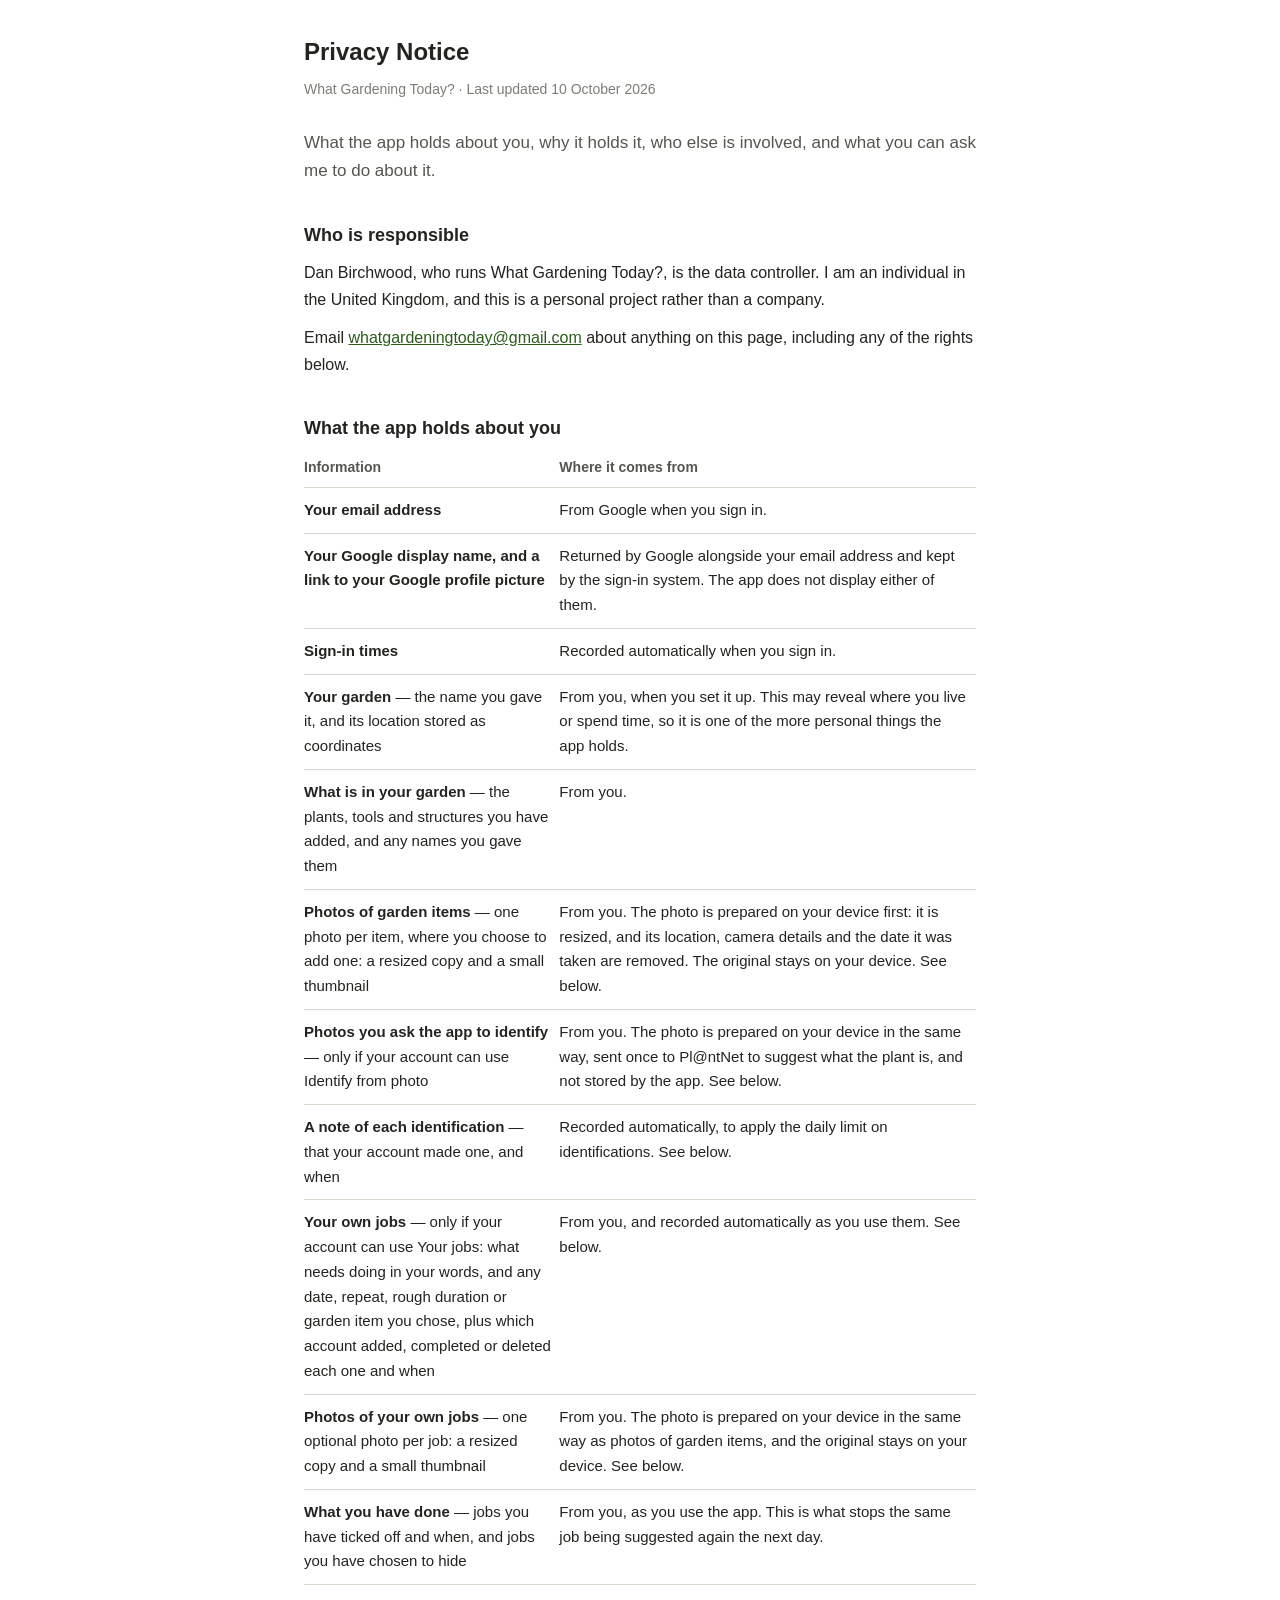
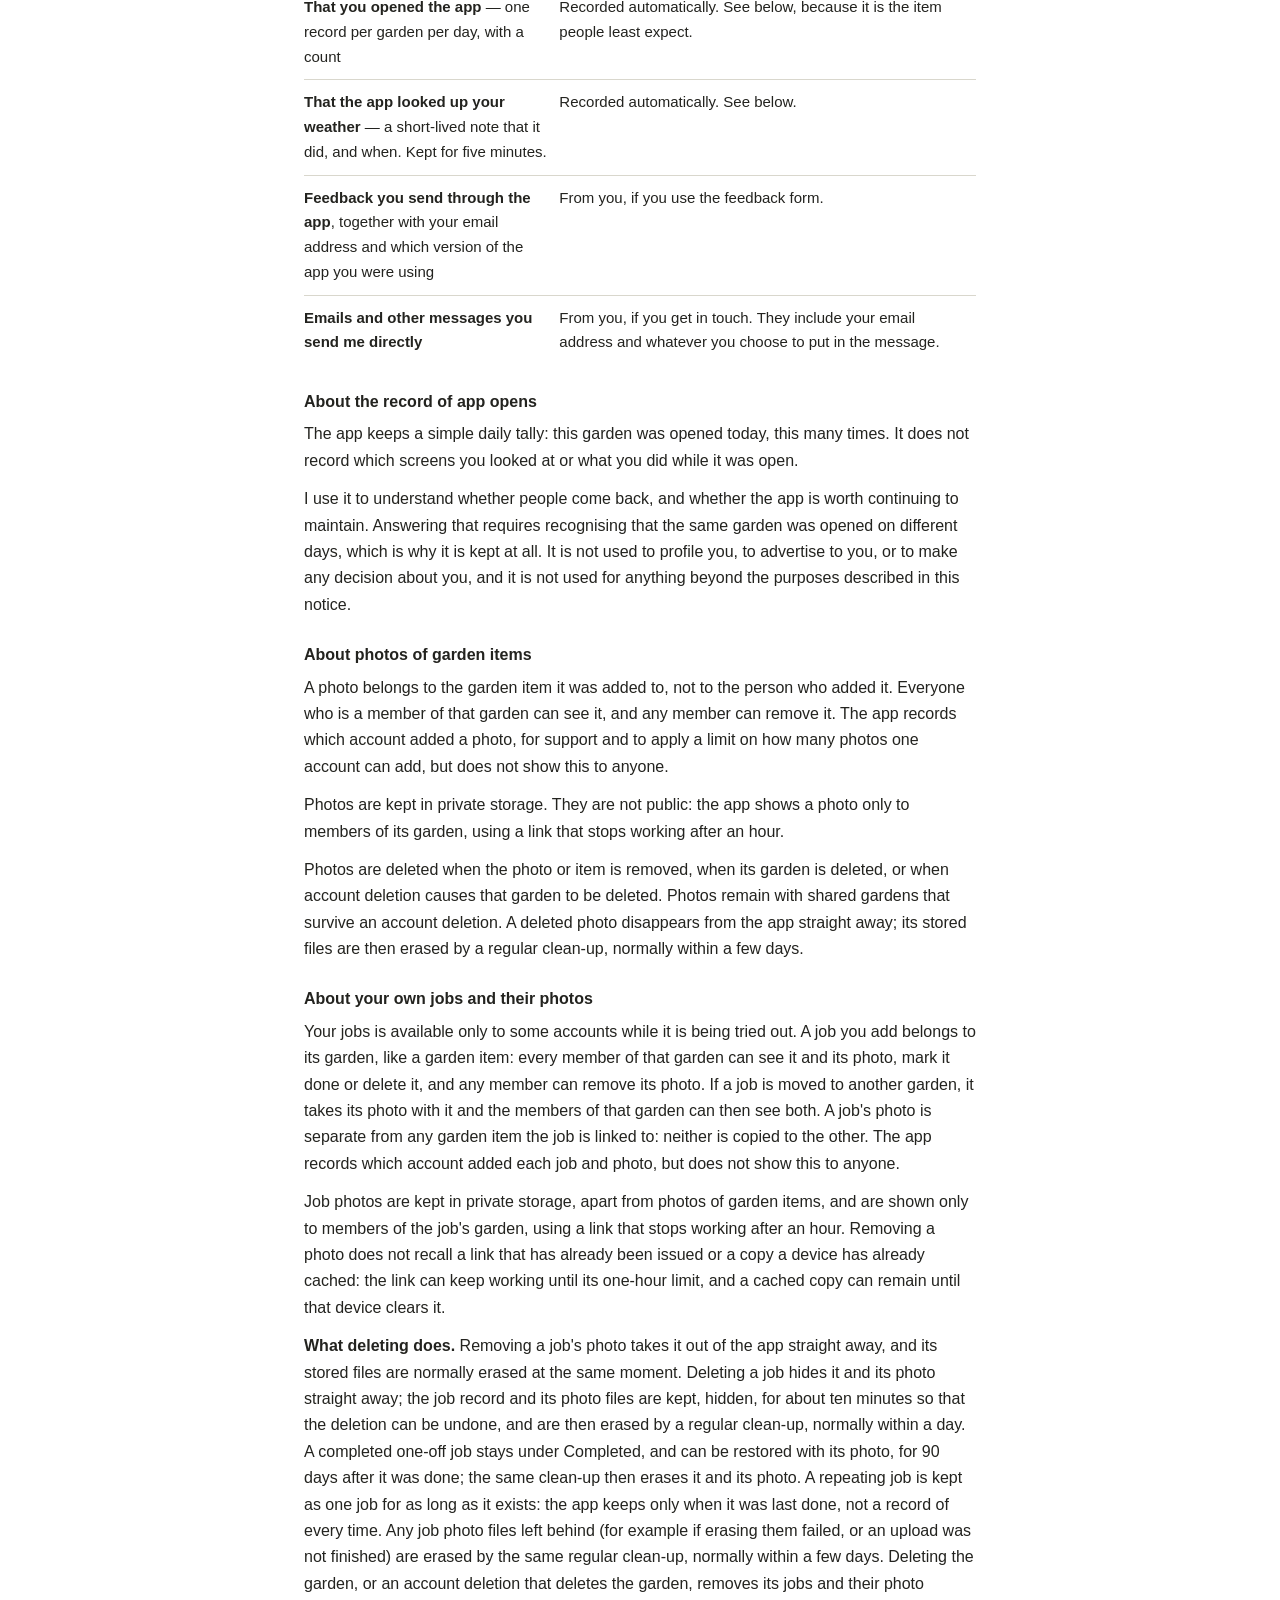
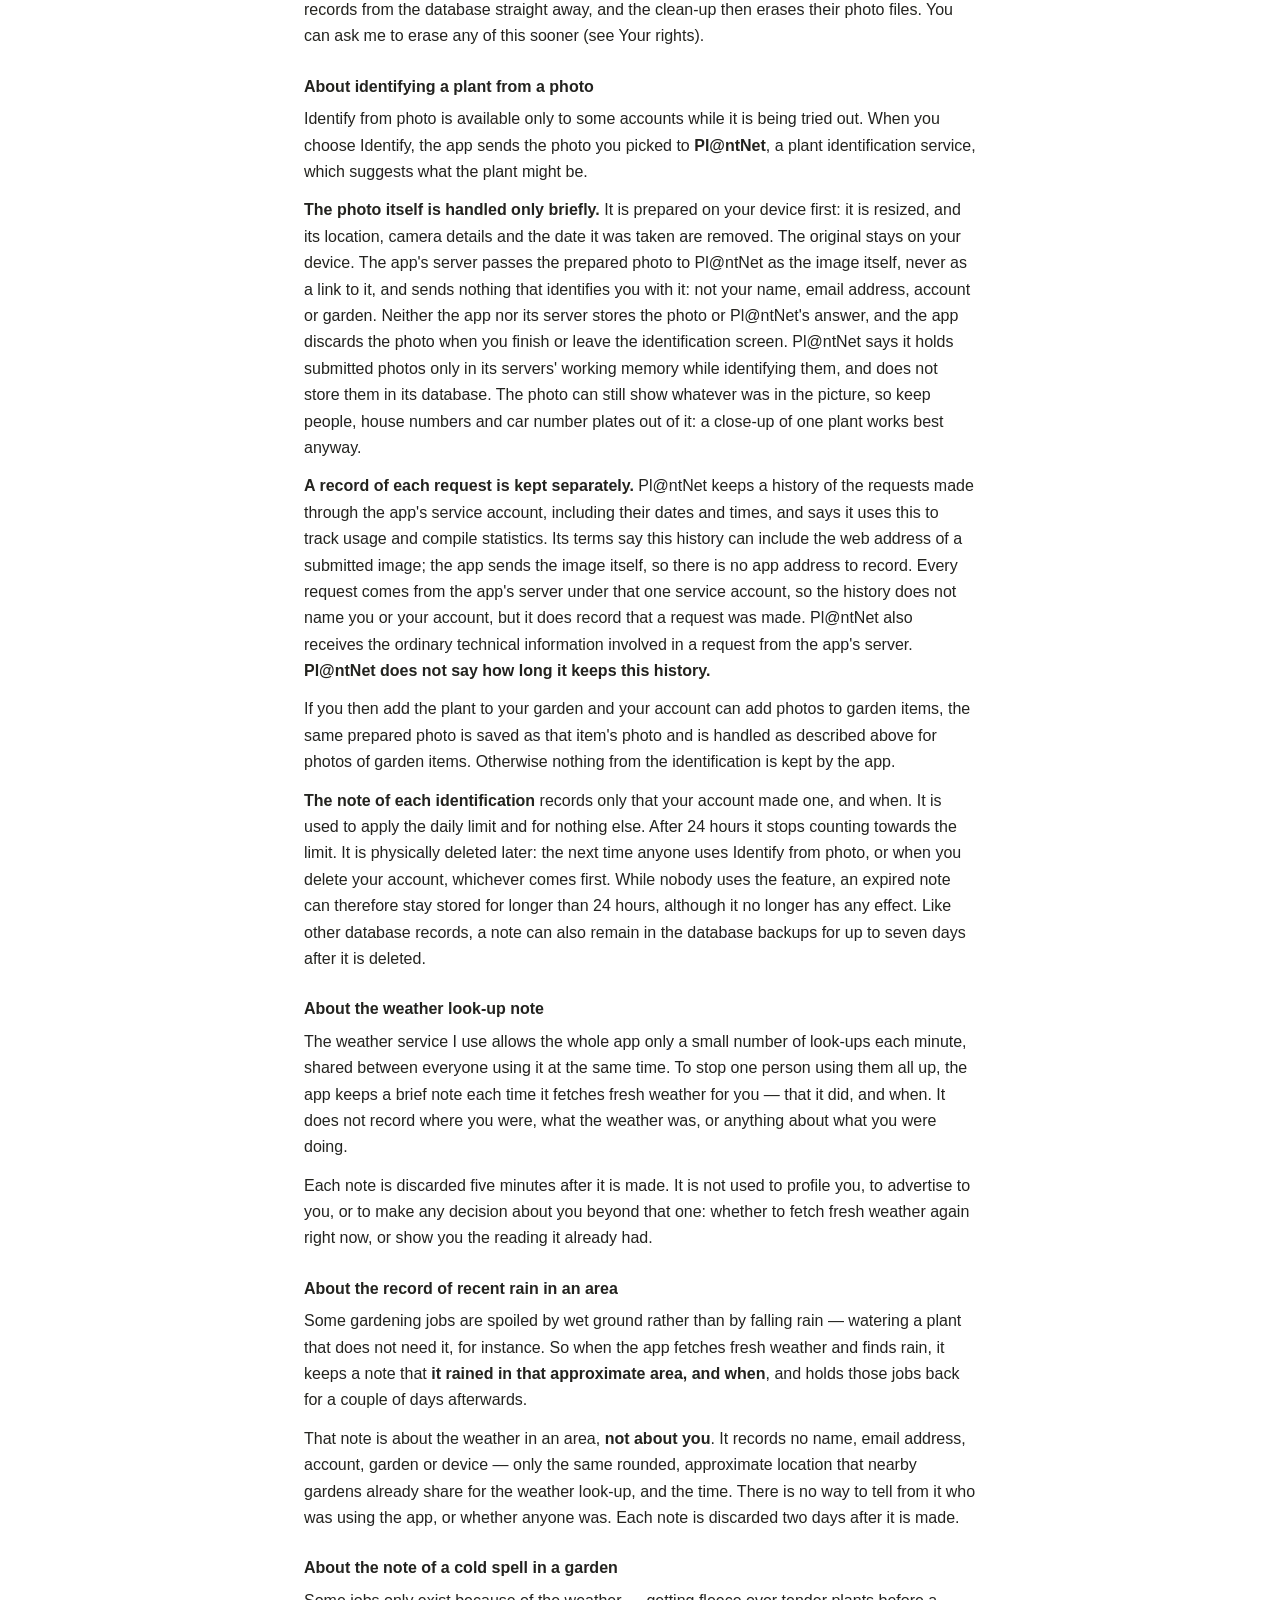
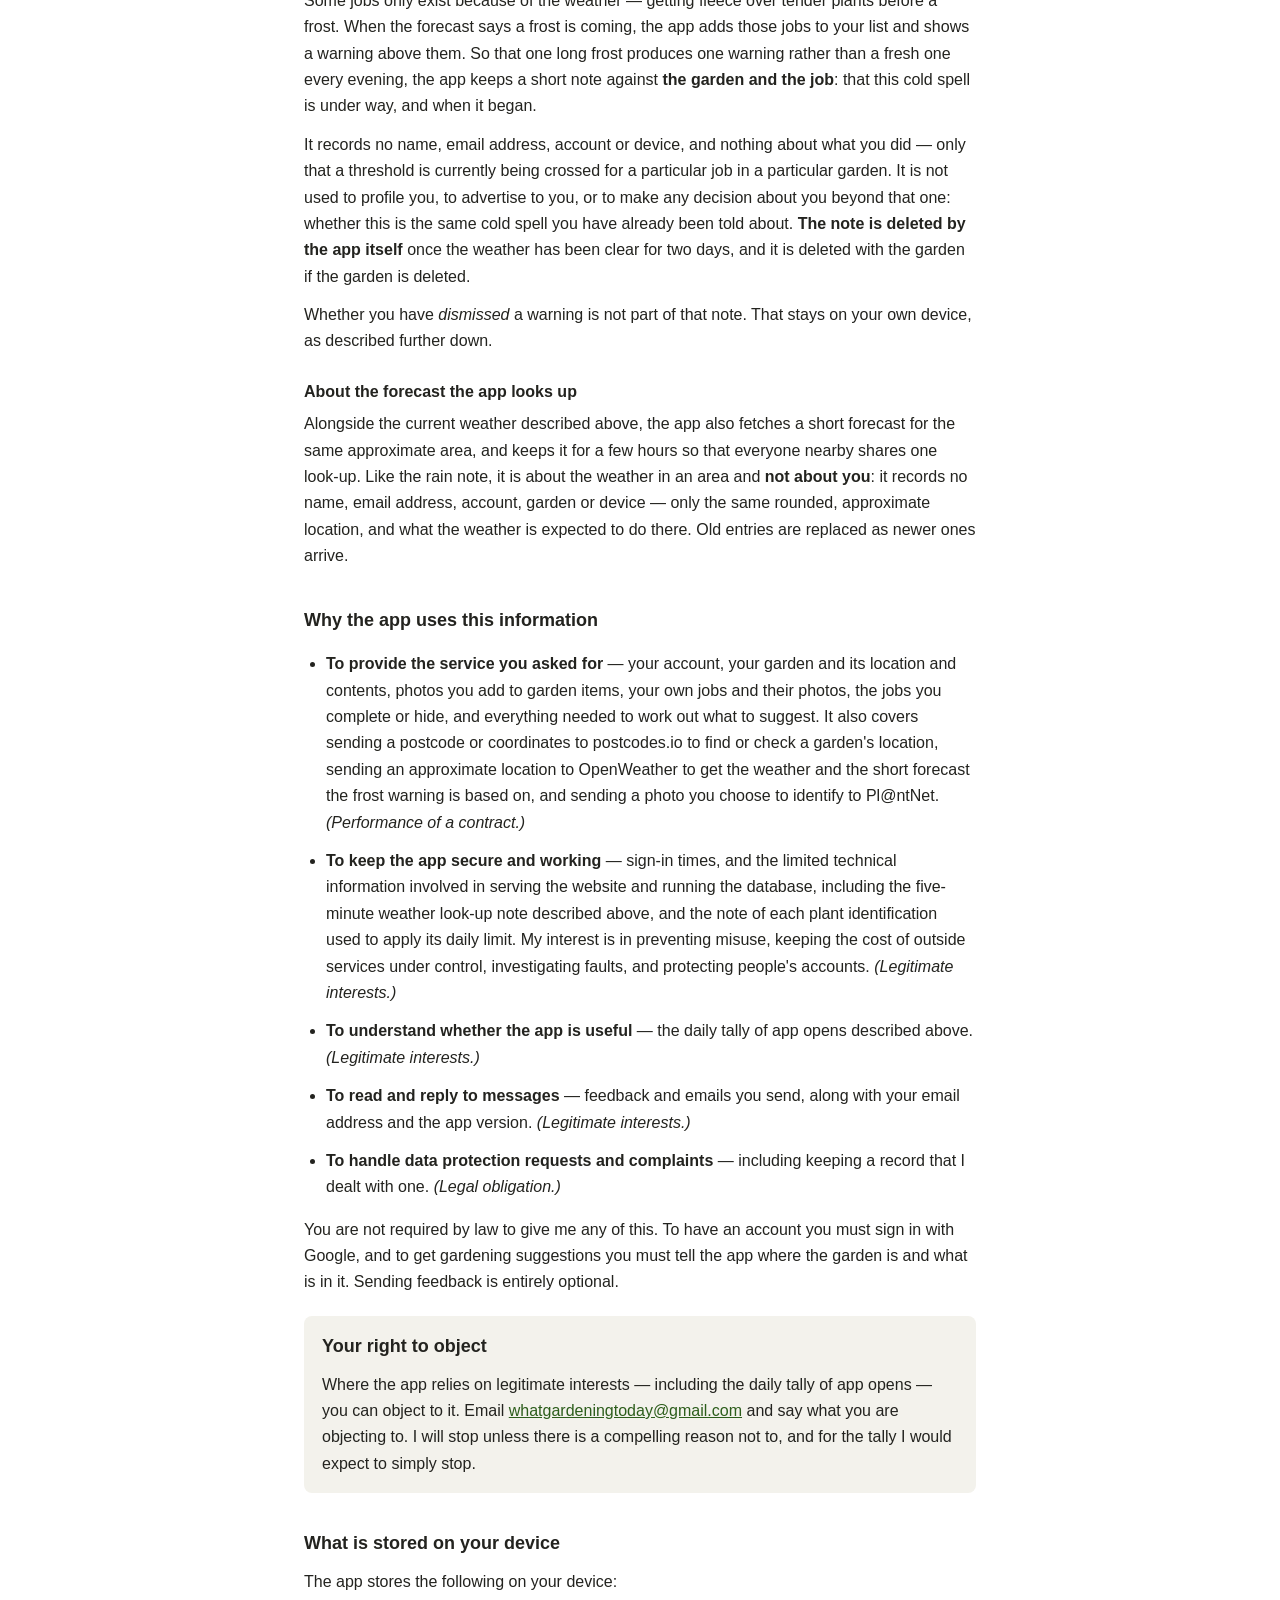
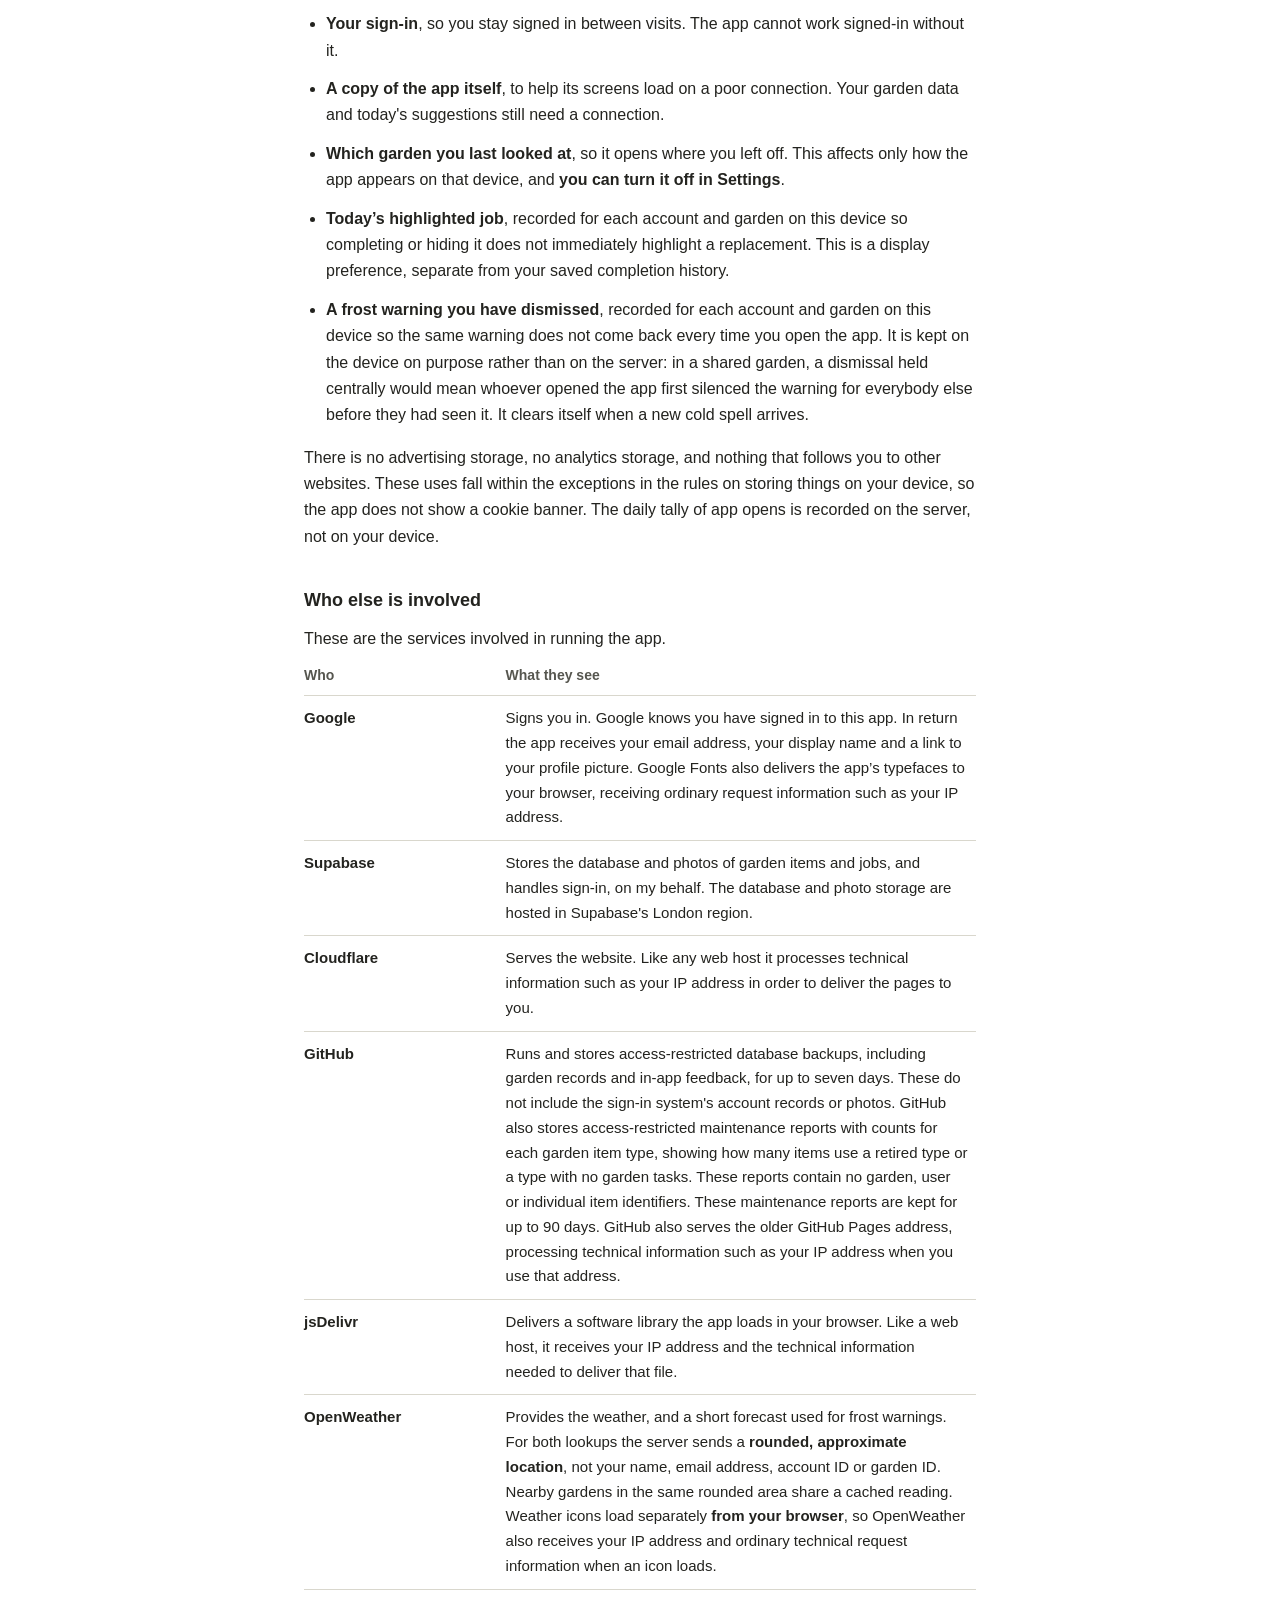
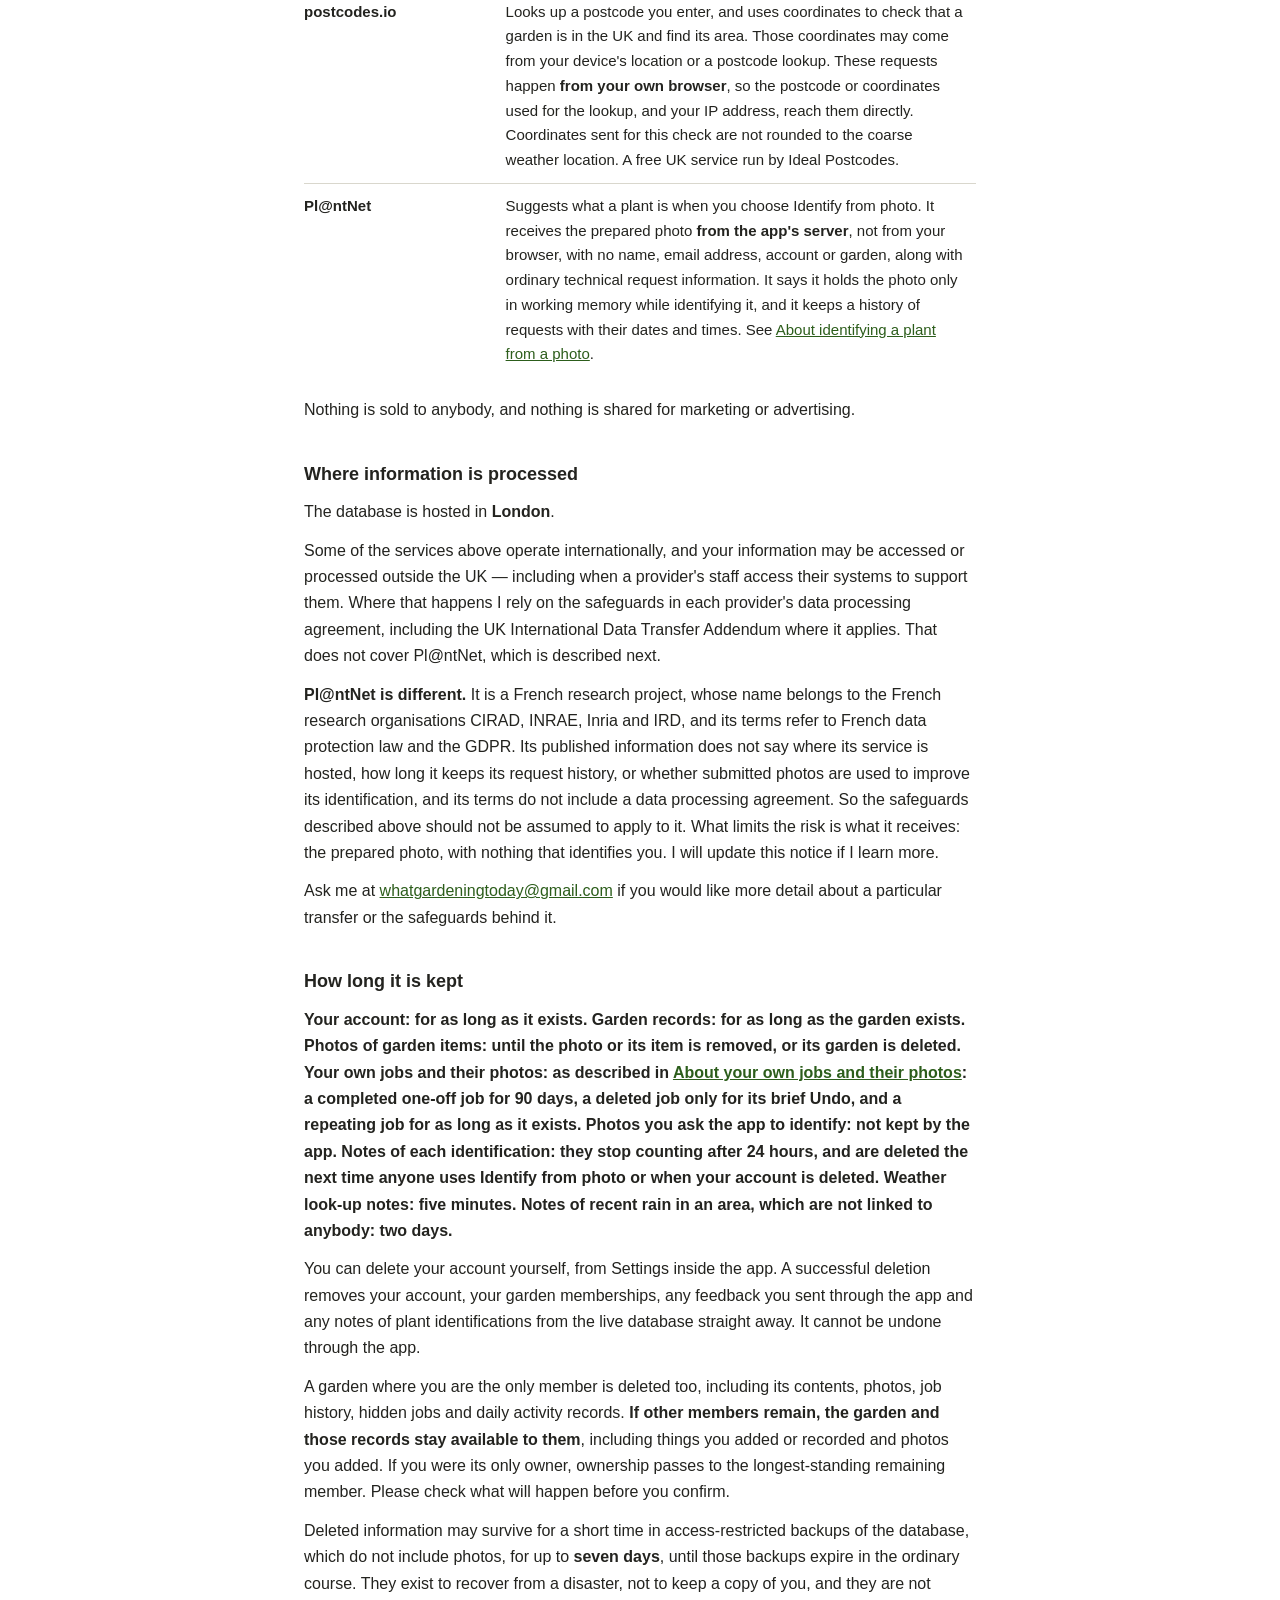
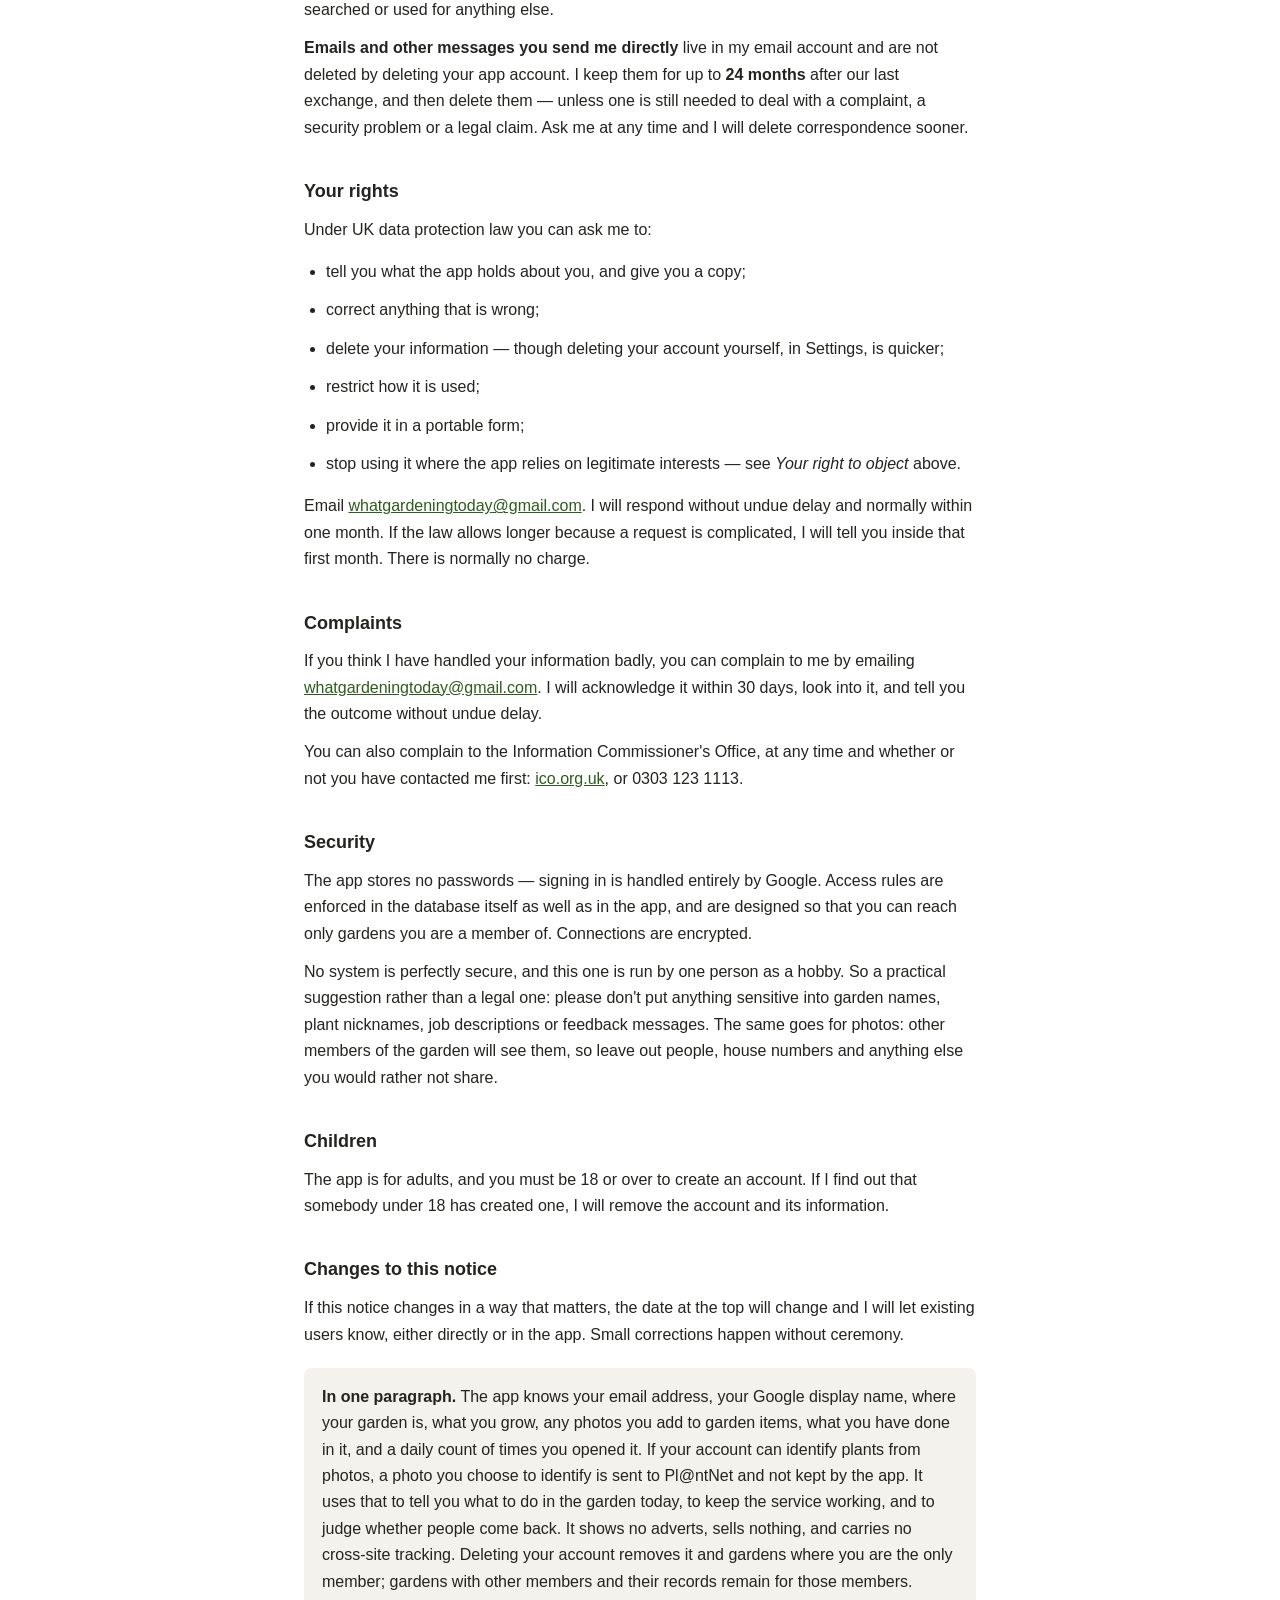
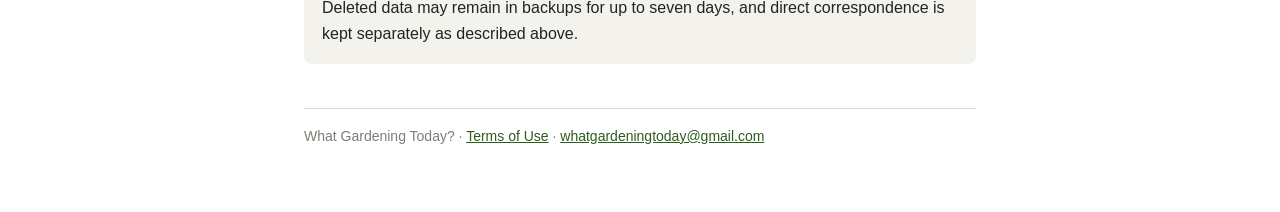
<file: privacy.html>
<!DOCTYPE html>
<html lang="en-GB">
<head>
<meta charset="utf-8">
<meta name="viewport" content="width=device-width, initial-scale=1">
<title>Privacy Notice — What Gardening Today?</title>
<style>
  :root { --ink:#23231f; --ink-2:#56564f; --ink-3:#7d7d75; --rule:#d9d7cd; --paper:#fff; --note:#f3f2ec; }
  * { box-sizing:border-box; }
  body { margin:0 auto; padding:32px 24px 64px; max-width:720px; background:var(--paper);
         color:var(--ink); font-family:-apple-system,BlinkMacSystemFont,"Segoe UI",Helvetica,Arial,sans-serif;
         font-size:16px; line-height:1.65; }
  h1 { font-size:24px; font-weight:600; margin:0 0 6px; }
  h2 { font-size:18px; font-weight:600; margin:36px 0 10px; }
  h3 { font-size:16px; font-weight:600; margin:24px 0 6px; }
  p, li { margin:0 0 12px; }
  ul { padding-left:22px; }
  .meta { color:var(--ink-3); font-size:14px; margin:0 0 28px; }
  .lead { font-size:17px; color:var(--ink-2); }
  a { color:#2c5d1b; }
  table { width:100%; border-collapse:collapse; font-size:15px; margin:12px 0 20px; }
  th { text-align:left; font-weight:600; font-size:14px; color:var(--ink-2); padding:0 8px 8px 0; }
  td { padding:10px 8px 10px 0; border-top:1px solid var(--rule); vertical-align:top; }
  .box { background:var(--note); border-radius:8px; padding:16px 18px; margin:20px 0; }
  .box p:last-child { margin-bottom:0; }
  .box h2 { margin-top:0; }
  footer { margin-top:44px; padding-top:16px; border-top:1px solid var(--rule);
           font-size:14px; color:var(--ink-3); }
</style>
</head>
<body>

<h1>Privacy Notice</h1>
<p class="meta">What Gardening Today? · Last updated 10 October 2026</p>

<p class="lead">What the app holds about you, why it holds it, who else is involved, and what you
can ask me to do about it.</p>

<h2>Who is responsible</h2>

<p>Dan Birchwood, who runs What Gardening Today?, is the data controller. I am an
individual in the United Kingdom, and this is a personal project rather than a company.</p>

<p>Email <a href="mailto:whatgardeningtoday@gmail.com">whatgardeningtoday@gmail.com</a> about
anything on this page, including any of the rights below.</p>

<h2>What the app holds about you</h2>

<table>
  <tr><th style="width:38%">Information</th><th>Where it comes from</th></tr>
  <tr>
    <td><strong>Your email address</strong></td>
    <td>From Google when you sign in.</td>
  </tr>
  <tr>
    <td><strong>Your Google display name, and a link to your Google profile picture</strong></td>
    <td>Returned by Google alongside your email address and kept by the sign-in system. The app
        does not display either of them.</td>
  </tr>
  <tr>
    <td><strong>Sign-in times</strong></td>
    <td>Recorded automatically when you sign in.</td>
  </tr>
  <tr>
    <td><strong>Your garden</strong> — the name you gave it, and its location stored as
        coordinates</td>
    <td>From you, when you set it up. This may reveal where you live or spend time, so it is one
        of the more personal things the app holds.</td>
  </tr>
  <tr>
    <td><strong>What is in your garden</strong> — the plants, tools and structures you have added,
        and any names you gave them</td>
    <td>From you.</td>
  </tr>
  <tr>
    <td><strong>Photos of garden items</strong> — one photo per item, where you choose to add
        one: a resized copy and a small thumbnail</td>
    <td>From you. The photo is prepared on your device first: it is resized, and its location,
        camera details and the date it was taken are removed. The original stays on your device.
        See below.</td>
  </tr>
  <tr>
    <td><strong>Photos you ask the app to identify</strong> — only if your account can use
        Identify from photo</td>
    <td>From you. The photo is prepared on your device in the same way, sent once to Pl@ntNet to
        suggest what the plant is, and not stored by the app. See below.</td>
  </tr>
  <tr>
    <td><strong>A note of each identification</strong> — that your account made one, and
        when</td>
    <td>Recorded automatically, to apply the daily limit on identifications. See below.</td>
  </tr>
  <tr>
    <td><strong>Your own jobs</strong> — only if your account can use Your jobs: what needs
        doing in your words, and any date, repeat, rough duration or garden item you chose, plus
        which account added, completed or deleted each one and when</td>
    <td>From you, and recorded automatically as you use them. See below.</td>
  </tr>
  <tr>
    <td><strong>Photos of your own jobs</strong> — one optional photo per job: a resized copy and
        a small thumbnail</td>
    <td>From you. The photo is prepared on your device in the same way as photos of garden items,
        and the original stays on your device. See below.</td>
  </tr>
  <tr>
    <td><strong>What you have done</strong> — jobs you have ticked off and when, and jobs you have
        chosen to hide</td>
    <td>From you, as you use the app. This is what stops the same job being suggested again the
        next day.</td>
  </tr>
  <tr>
    <td><strong>That you opened the app</strong> — one record per garden per day, with a count</td>
    <td>Recorded automatically. See below, because it is the item people least expect.</td>
  </tr>
  <tr>
    <td><strong>That the app looked up your weather</strong> — a short-lived note that it did, and
        when. Kept for five minutes.</td>
    <td>Recorded automatically. See below.</td>
  </tr>
  <tr>
    <td><strong>Feedback you send through the app</strong>, together with your email address and
        which version of the app you were using</td>
    <td>From you, if you use the feedback form.</td>
  </tr>
  <tr>
    <td><strong>Emails and other messages you send me directly</strong></td>
    <td>From you, if you get in touch. They include your email address and whatever you choose to
        put in the message.</td>
  </tr>
</table>

<h3>About the record of app opens</h3>

<p>The app keeps a simple daily tally: this garden was opened today, this many times. It does not
record which screens you looked at or what you did while it was open.</p>

<p>I use it to understand whether people come back, and whether the app is worth continuing to
maintain. Answering that requires recognising that the same garden was opened on different days,
which is why it is kept at all. It is not used to profile you, to advertise to you, or to make any
decision about you, and it is not used for anything beyond the purposes described in this notice.</p>

<h3>About photos of garden items</h3>

<p>A photo belongs to the garden item it was added to, not to the person who added it. Everyone
who is a member of that garden can see it, and any member can remove it. The app records which
account added a photo, for support and to apply a limit on how many photos one account can add,
but does not show this to anyone.</p>

<p>Photos are kept in private storage. They are not public: the app shows a photo only to members
of its garden, using a link that stops working after an hour.</p>

<p>Photos are deleted when the photo or item is removed, when its garden is deleted, or when
account deletion causes that garden to be deleted. Photos remain with shared gardens that survive
an account deletion. A deleted photo disappears from the app straight away; its stored files are
then erased by a regular clean-up, normally within a few days.</p>

<h3 id="your-jobs">About your own jobs and their photos</h3>

<p>Your jobs is available only to some accounts while it is being tried out. A job you add
belongs to its garden, like a garden item: every member of that garden can see it and its photo,
mark it done or delete it, and any member can remove its photo. If a job is moved to another
garden, it takes its photo with it and the members of that garden can then see both. A job's photo
is separate from any garden item the job is linked to: neither is copied to the other. The app
records which account added each job and photo, but does not show this to anyone.</p>

<p>Job photos are kept in private storage, apart from photos of garden items, and are shown only
to members of the job's garden, using a link that stops working after an hour. Removing a photo
does not recall a link that has already been issued or a copy a device has already cached: the
link can keep working until its one-hour limit, and a cached copy can remain until that device
clears it.</p>

<p><strong>What deleting does.</strong> Removing a job's photo takes it out of the app
straight away, and its stored files are normally erased at the same moment. Deleting a job hides it
and its photo straight away; the job record and its photo files are kept, hidden, for about ten
minutes so that the deletion can be undone, and are then erased by a regular clean-up, normally
within a day. A completed one-off job stays under Completed, and can be restored with its photo,
for 90 days after it was done; the same clean-up then erases it and its photo. A repeating job is
kept as one job for as long as it exists: the app keeps only when it was last done, not a record of
every time. Any job photo files left behind (for example if erasing them failed, or an upload was
not finished) are erased by the same regular clean-up, normally within a few days. Deleting the
garden, or an account deletion that deletes the garden, removes its jobs and their photo records
from the database straight away, and the clean-up then erases their photo files. You can ask me to
erase any of this sooner (see Your rights).</p>

<h3 id="identifying-plants">About identifying a plant from a photo</h3>

<p>Identify from photo is available only to some accounts while it is being tried out. When you
choose Identify, the app sends the photo you picked to <strong>Pl@ntNet</strong>, a plant
identification service, which suggests what the plant might be.</p>

<p><strong>The photo itself is handled only briefly.</strong> It is prepared on your device first:
it is resized, and its location, camera details and the date it was taken are removed. The original
stays on your device. The app's server passes the prepared photo to Pl@ntNet as the image itself,
never as a link to it, and sends nothing that identifies you with it: not your name, email address,
account or garden. Neither the app nor its server stores the photo or Pl@ntNet's answer, and the app
discards the photo when you finish or leave the identification screen. Pl@ntNet says it holds
submitted photos only in its servers' working memory while identifying them, and does not store
them in its database. The photo can still show whatever was in the picture, so keep people, house
numbers and car number plates out of it: a close-up of one plant works best anyway.</p>

<p><strong>A record of each request is kept separately.</strong> Pl@ntNet keeps a history of the
requests made through the app's service account, including their dates and times, and says it uses
this to track usage and compile statistics. Its terms say this history can include the web address
of a submitted image; the app sends the image itself, so there is no app address to record. Every
request comes from the app's server under that one service account, so the history does not name
you or your account, but it does record that a request was made. Pl@ntNet also receives the
ordinary technical information involved in a request from the app's server. <strong>Pl@ntNet does
not say how long it keeps this history.</strong></p>

<p>If you then add the plant to your garden and your account can add photos to garden items, the
same prepared photo is saved as that item's photo and is handled as described above for photos of
garden items. Otherwise nothing from the identification is kept by the app.</p>

<p><strong>The note of each identification</strong> records only that your account made one, and
when. It is used to apply the daily limit and for nothing else. After 24 hours it stops counting
towards the limit. It is physically deleted later: the next time anyone uses Identify from photo,
or when you delete your account, whichever comes first. While nobody uses the feature, an expired
note can therefore stay stored for longer than 24 hours, although it no longer has any effect.
Like other database records, a note can also remain in the database backups for up to seven days
after it is deleted.</p>

<h3>About the weather look-up note</h3>

<p>The weather service I use allows the whole app only a small number of look-ups each minute,
shared between everyone using it at the same time. To stop one person using them all up, the app
keeps a brief note each time it fetches fresh weather for you — that it did, and when. It does not
record where you were, what the weather was, or anything about what you were doing.</p>

<p>Each note is discarded five minutes after it is made. It is not used to profile you, to advertise
to you, or to make any decision about you beyond that one: whether to fetch fresh weather again
right now, or show you the reading it already had.</p>

<h3>About the record of recent rain in an area</h3>

<p>Some gardening jobs are spoiled by wet ground rather than by falling rain — watering a plant that
does not need it, for instance. So when the app fetches fresh weather and finds rain, it keeps a note
that <strong>it rained in that approximate area, and when</strong>, and holds those jobs back for a
couple of days afterwards.</p>

<p>That note is about the weather in an area, <strong>not about you</strong>. It records no name, email
address, account, garden or device — only the same rounded, approximate location that nearby gardens
already share for the weather look-up, and the time. There is no way to tell from it who was using the
app, or whether anyone was. Each note is discarded two days after it is made.</p>

<h3>About the note of a cold spell in a garden</h3>

<p>Some jobs only exist because of the weather — getting fleece over tender plants before a frost.
When the forecast says a frost is coming, the app adds those jobs to your list and shows a warning
above them. So that one long frost produces one warning rather than a fresh one every evening, the
app keeps a short note against <strong>the garden and the job</strong>: that this cold spell is
under way, and when it began.</p>

<p>It records no name, email address, account or device, and nothing about what you did — only that
a threshold is currently being crossed for a particular job in a particular garden. It is not used
to profile you, to advertise to you, or to make any decision about you beyond that one: whether this
is the same cold spell you have already been told about. <strong>The note is deleted by the app
itself</strong> once the weather has been clear for two days, and it is deleted with the garden if
the garden is deleted.</p>

<p>Whether you have <em>dismissed</em> a warning is not part of that note. That stays on your own
device, as described further down.</p>

<h3>About the forecast the app looks up</h3>

<p>Alongside the current weather described above, the app also fetches a short forecast for the same
approximate area, and keeps it for a few hours so that everyone nearby shares one look-up. Like the
rain note, it is about the weather in an area and <strong>not about you</strong>: it records no name,
email address, account, garden or device — only the same rounded, approximate location, and what the
weather is expected to do there. Old entries are replaced as newer ones arrive.</p>

<h2>Why the app uses this information</h2>

<ul>
  <li><strong>To provide the service you asked for</strong> — your account, your garden and its
      location and contents, photos you add to garden items, your own jobs and their photos, the jobs you complete or hide, and everything needed to work out what
      to suggest. It also covers sending a postcode or coordinates to postcodes.io to find or
      check a garden's location, sending an approximate location to OpenWeather to get the weather
      and the short forecast the frost warning is based on, and sending a photo you choose to
      identify to Pl@ntNet.
      <em>(Performance of a contract.)</em></li>
  <li><strong>To keep the app secure and working</strong> — sign-in times, and the limited
      technical information involved in serving the website and running the database, including the
      five-minute weather look-up note described above, and the note of each plant identification
      used to apply its daily limit. My interest is in preventing misuse, keeping the cost of
      outside services under control, investigating faults, and protecting people's accounts.
      <em>(Legitimate interests.)</em></li>
  <li><strong>To understand whether the app is useful</strong> — the daily tally of app opens
      described above. <em>(Legitimate interests.)</em></li>
  <li><strong>To read and reply to messages</strong> — feedback and emails you send, along with
      your email address and the app version. <em>(Legitimate interests.)</em></li>
  <li><strong>To handle data protection requests and complaints</strong> — including keeping a
      record that I dealt with one. <em>(Legal obligation.)</em></li>
</ul>

<p>You are not required by law to give me any of this. To have an account you must sign in with
Google, and to get gardening suggestions you must tell the app where the garden is and what is in
it. Sending feedback is entirely optional.</p>

<div class="box">
<h2>Your right to object</h2>
<p>Where the app relies on legitimate interests — including the daily tally of app opens — you can
object to it. Email <a href="mailto:whatgardeningtoday@gmail.com">whatgardeningtoday@gmail.com</a>
and say what you are objecting to. I will stop unless there is a compelling reason not to, and for
the tally I would expect to simply stop.</p>
</div>

<h2>What is stored on your device</h2>

<p>The app stores the following on your device:</p>

<ul>
  <li><strong>Your sign-in</strong>, so you stay signed in between visits. The app cannot work
      signed-in without it.</li>
  <li><strong>A copy of the app itself</strong>, to help its screens load on a poor connection.
      Your garden data and today's suggestions still need a connection.</li>
  <li><strong>Which garden you last looked at</strong>, so it opens where you left off. This
      affects only how the app appears on that device, and <strong>you can turn it off in
      Settings</strong>.</li>
  <li><strong>Today’s highlighted job</strong>, recorded for each account and garden on this
      device so completing or hiding it does not immediately highlight a replacement. This is
      a display preference, separate from your saved completion history.</li>
  <li><strong>A frost warning you have dismissed</strong>, recorded for each account and garden
      on this device so the same warning does not come back every time you open the app. It is
      kept on the device on purpose rather than on the server: in a shared garden, a dismissal
      held centrally would mean whoever opened the app first silenced the warning for everybody
      else before they had seen it. It clears itself when a new cold spell arrives.</li>
</ul>

<p>There is no advertising storage, no analytics storage, and nothing that follows you to other
websites. These uses fall within the exceptions in the rules on storing things on your device, so
the app does not show a cookie banner. The daily tally of app opens is recorded on the server, not
on your device.</p>

<h2>Who else is involved</h2>

<p>These are the services involved in running the app.</p>

<table>
  <tr><th style="width:30%">Who</th><th>What they see</th></tr>
  <tr>
    <td><strong>Google</strong></td>
    <td>Signs you in. Google knows you have signed in to this app. In return the app receives your
        email address, your display name and a link to your profile picture. Google Fonts also
        delivers the app’s typefaces to your browser, receiving ordinary request information
        such as your IP address.</td>
  </tr>
  <tr>
    <td><strong>Supabase</strong></td>
    <td>Stores the database and photos of garden items and jobs, and handles sign-in, on my behalf. The
        database and photo storage are hosted in Supabase's London region.</td>
  </tr>
  <tr>
    <td><strong>Cloudflare</strong></td>
    <td>Serves the website. Like any web host it processes technical information such as your IP
        address in order to deliver the pages to you.</td>
  </tr>
  <tr>
    <td><strong>GitHub</strong></td>
    <td>Runs and stores access-restricted database backups, including garden records and in-app
        feedback, for up to seven days. These do not include the sign-in system's account records or
        photos.
        GitHub also stores access-restricted maintenance reports with counts for each garden item
        type, showing how many items use a retired type or a type with no garden tasks. These reports
        contain no garden, user or individual item identifiers. These maintenance reports are kept
        for up to 90 days.
        GitHub also serves the older GitHub Pages address, processing technical information such
        as your IP address when you use that address.</td>
  </tr>
  <tr>
    <td><strong>jsDelivr</strong></td>
    <td>Delivers a software library the app loads in your browser. Like a web host, it receives
        your IP address and the technical information needed to deliver that file.</td>
  </tr>
  <tr>
    <td><strong>OpenWeather</strong></td>
    <td>Provides the weather, and a short forecast used for frost warnings. For both lookups the
        server sends a <strong>rounded, approximate location</strong>, not your name, email address,
        account ID or garden ID. Nearby gardens in the same rounded area share a cached reading.
        Weather icons load separately <strong>from your browser</strong>, so OpenWeather also
        receives your IP address and ordinary technical request information when an icon loads.</td>
  </tr>
  <tr>
    <td><strong>postcodes.io</strong></td>
    <td>Looks up a postcode you enter, and uses coordinates to check that a garden is in the UK
        and find its area. Those coordinates may come from your device's location or a postcode
        lookup. These requests happen <strong>from your own browser</strong>, so the postcode or
        coordinates used for the lookup, and your IP address, reach them directly. Coordinates
        sent for this check are not rounded to the coarse weather location. A free UK service
        run by Ideal Postcodes.</td>
  </tr>
  <tr>
    <td><strong>Pl@ntNet</strong></td>
    <td>Suggests what a plant is when you choose Identify from photo. It receives the prepared
        photo <strong>from the app's server</strong>, not from your browser, with no name, email
        address, account or garden, along with ordinary technical request information. It says it
        holds the photo only in working memory while identifying it, and it keeps a history of
        requests with their dates and times. See <a href="#identifying-plants">About identifying a plant
        from a photo</a>.</td>
  </tr>
</table>

<p>Nothing is sold to anybody, and nothing is shared for marketing or advertising.</p>

<h2>Where information is processed</h2>

<p>The database is hosted in <strong>London</strong>.</p>

<p>Some of the services above operate internationally, and your information may be accessed or
processed outside the UK — including when a provider's staff access their systems to support
them. Where that happens I rely on the safeguards in each provider's data processing agreement,
including the UK International Data Transfer Addendum where it applies. That does not cover
Pl@ntNet, which is described next.</p>

<p><strong>Pl@ntNet is different.</strong> It is a French research project, whose name belongs to
the French research organisations CIRAD, INRAE, Inria and IRD, and its terms refer to French data
protection law and the GDPR. Its published information does not say where its service is hosted,
how long it keeps its request history, or whether submitted photos are used to improve its
identification, and its terms do not include a data processing agreement. So the safeguards
described above should not be assumed to apply to it. What limits the risk is what it receives:
the prepared photo, with nothing that identifies you. I will update this notice if I learn
more.</p>

<p>Ask me at <a href="mailto:whatgardeningtoday@gmail.com">whatgardeningtoday@gmail.com</a> if you
would like more detail about a particular transfer or the safeguards behind it.</p>

<h2>How long it is kept</h2>

<p><strong>Your account: for as long as it exists. Garden records: for as long as the garden
exists. Photos of garden items: until the photo or its item is removed, or its garden is deleted. Your own jobs and their photos: as described in
<a href="#your-jobs">About your own jobs and their photos</a>: a completed one-off job for 90 days, a deleted job only for its brief Undo, and a repeating job for as long as it exists. Photos you ask the app to identify: not
kept by the app. Notes of each identification: they stop counting after 24 hours, and are deleted
the next time anyone uses Identify from photo or when your account is deleted. Weather look-up notes: five minutes. Notes of recent rain in an area, which are not linked to
anybody: two days.</strong></p>

<p>You can delete your account yourself, from Settings inside the app. A successful deletion
removes your account, your garden memberships, any feedback you sent through the app and any
notes of plant identifications from the live database straight away. It cannot be undone through the app.</p>

<p>A garden where you are the only member is deleted too, including its contents, photos, job history,
hidden jobs and daily activity records. <strong>If other members remain, the garden and those
records stay available to them</strong>, including things you added or recorded and photos you added. If you were
its only owner, ownership passes to the longest-standing remaining member. Please check what
will happen before you confirm.</p>

<p>Deleted information may survive for a short time in access-restricted backups of the database,
which do not include photos,
for up to <strong>seven days</strong>, until those backups expire in the ordinary course.
They exist to recover from a disaster, not to keep a copy of you, and they are not searched or
used for anything else.</p>

<p><strong>Emails and other messages you send me directly</strong> live in my email account and are
not deleted by deleting your app account. I keep them for up to <strong>24 months</strong> after
our last exchange, and then delete them — unless one is still needed to deal with a complaint, a
security problem or a legal claim. Ask me at any time and I will delete correspondence sooner.</p>

<h2>Your rights</h2>

<p>Under UK data protection law you can ask me to:</p>

<ul>
  <li>tell you what the app holds about you, and give you a copy;</li>
  <li>correct anything that is wrong;</li>
  <li>delete your information — though deleting your account yourself, in Settings, is quicker;</li>
  <li>restrict how it is used;</li>
  <li>provide it in a portable form;</li>
  <li>stop using it where the app relies on legitimate interests — see <em>Your right to
      object</em> above.</li>
</ul>

<p>Email <a href="mailto:whatgardeningtoday@gmail.com">whatgardeningtoday@gmail.com</a>. I will
respond without undue delay and normally within one month. If the law allows longer because a
request is complicated, I will tell you inside that first month. There is normally no charge.</p>

<h2>Complaints</h2>

<p>If you think I have handled your information badly, you can complain to me by emailing
<a href="mailto:whatgardeningtoday@gmail.com">whatgardeningtoday@gmail.com</a>. I will acknowledge
it within 30 days, look into it, and tell you the outcome without undue delay.</p>

<p>You can also complain to the Information Commissioner's Office, at any time and whether or not
you have contacted me first: <a href="https://ico.org.uk/make-a-complaint/">ico.org.uk</a>, or
0303 123 1113.</p>

<h2>Security</h2>

<p>The app stores no passwords — signing in is handled entirely by Google. Access rules are
enforced in the database itself as well as in the app, and are designed so that you can reach
only gardens you are a member of. Connections are encrypted.</p>

<p>No system is perfectly secure, and this one is run by one person as a hobby. So a practical
suggestion rather than a legal one: please don't put anything sensitive into garden names, plant
nicknames, job descriptions or feedback messages. The same goes for photos: other members of the garden will see
them, so leave out people, house numbers and anything else you would rather not share.</p>

<h2>Children</h2>

<p>The app is for adults, and you must be 18 or over to create an account. If I find out that
somebody under 18 has created one, I will remove the account and its information.</p>

<h2>Changes to this notice</h2>

<p>If this notice changes in a way that matters, the date at the top will change and I will let
existing users know, either directly or in the app. Small corrections happen without ceremony.</p>

<div class="box">
  <p><strong>In one paragraph.</strong> The app knows your email address, your Google display name,
  where your garden is, what you grow, any photos you add to garden items, what you have done in it, and a daily count of times you
  opened it. If your account can identify plants from photos, a photo you choose to identify is
  sent to Pl@ntNet and not kept by the app. It uses that to tell you what to do in the garden today, to keep the service working,
  and to judge whether people come back. It shows no adverts, sells nothing, and carries no
  cross-site tracking. Deleting your account removes it and gardens where you are the only
  member; gardens with other members and their records remain for those members. Deleted data
  may remain in backups for up to seven days, and direct correspondence is kept separately as
  described above.</p>
</div>

<footer>
What Gardening Today? · <a href="terms.html">Terms of Use</a> ·
<a href="mailto:whatgardeningtoday@gmail.com">whatgardeningtoday@gmail.com</a>
</footer>

</body>
</html>
</file>
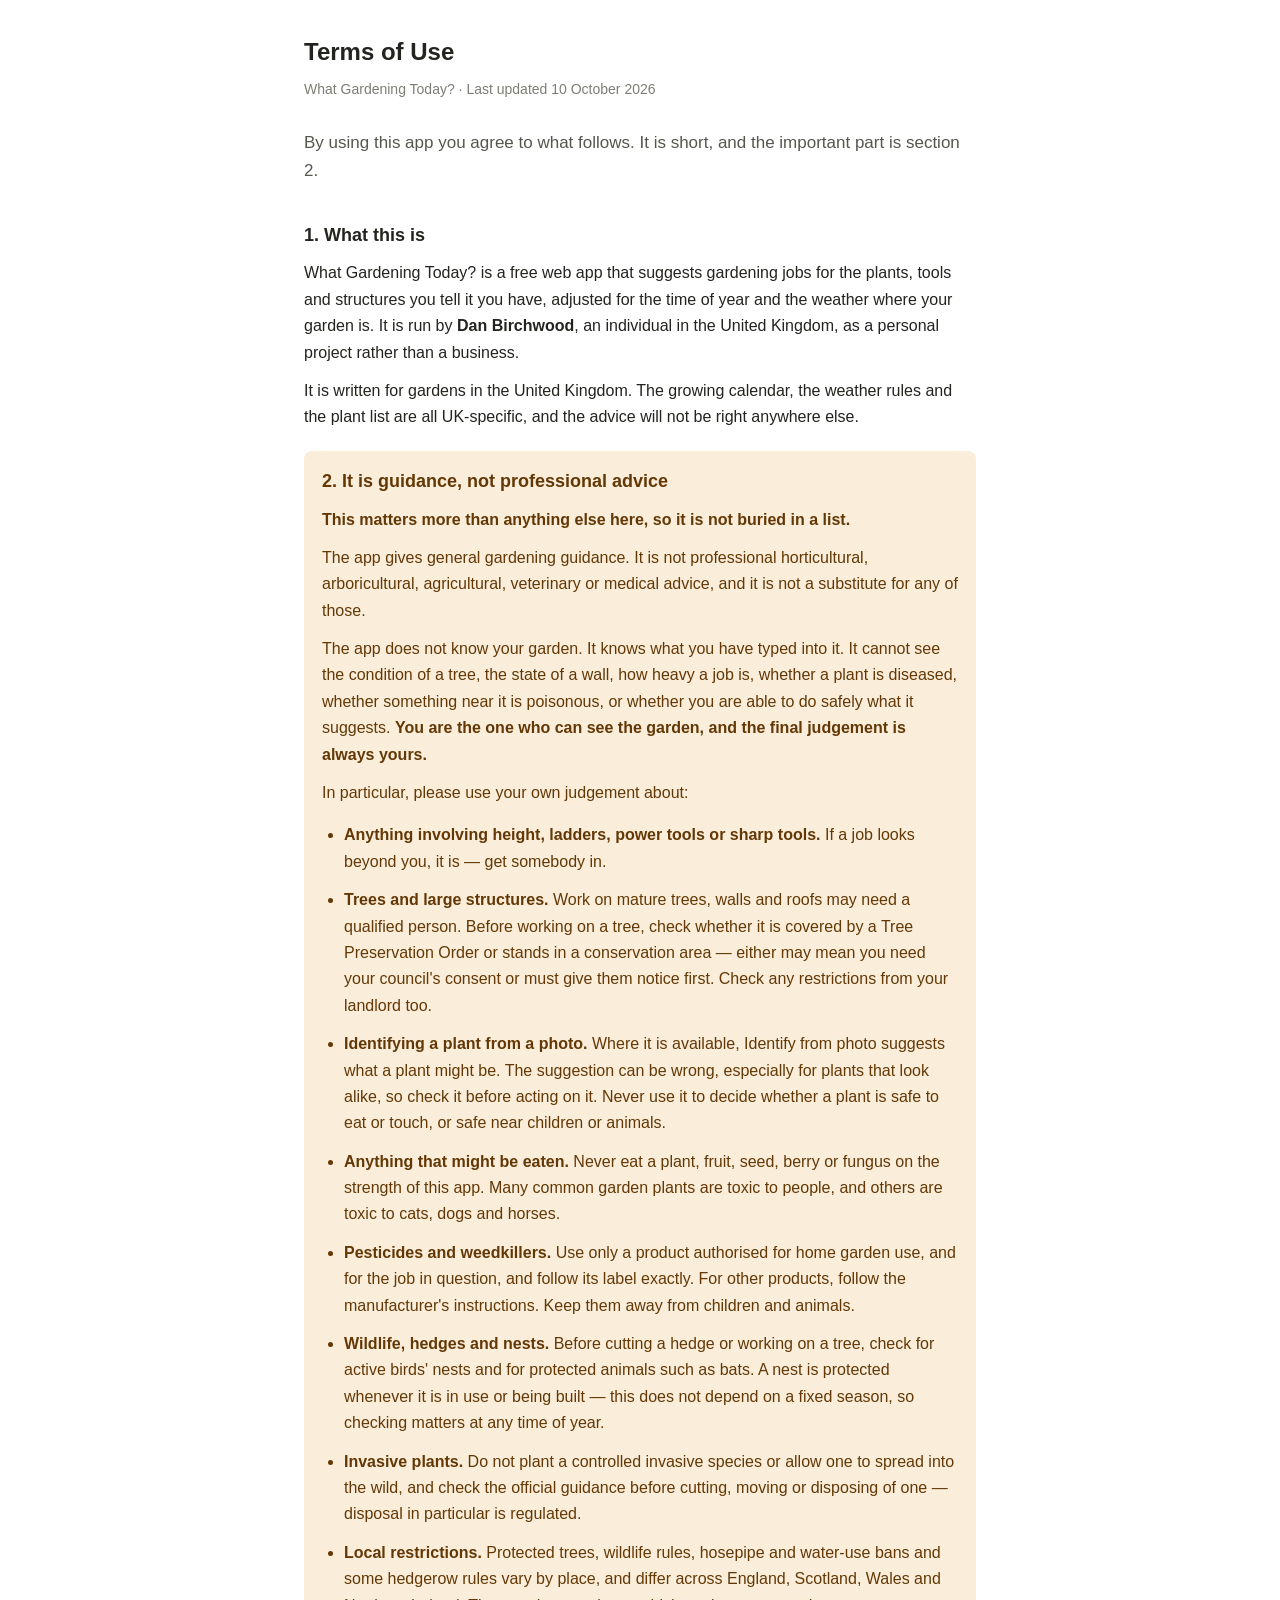
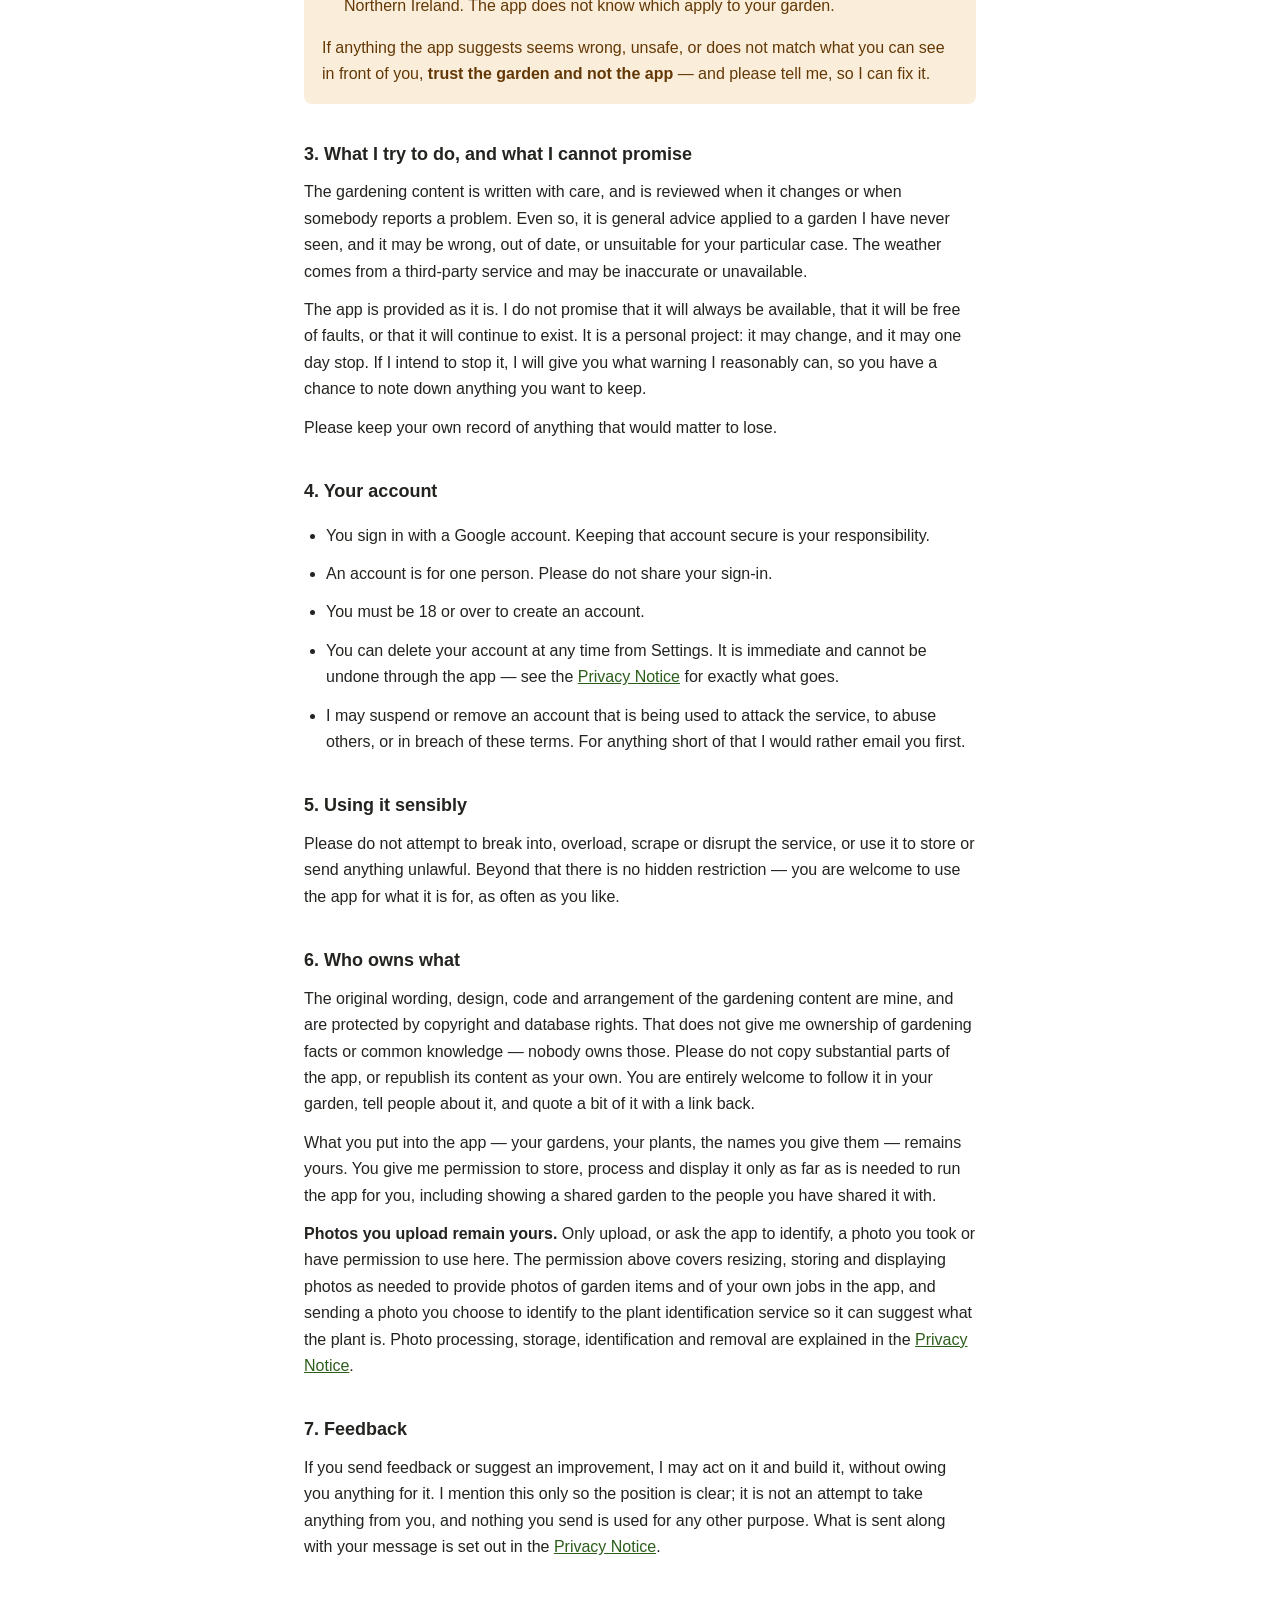
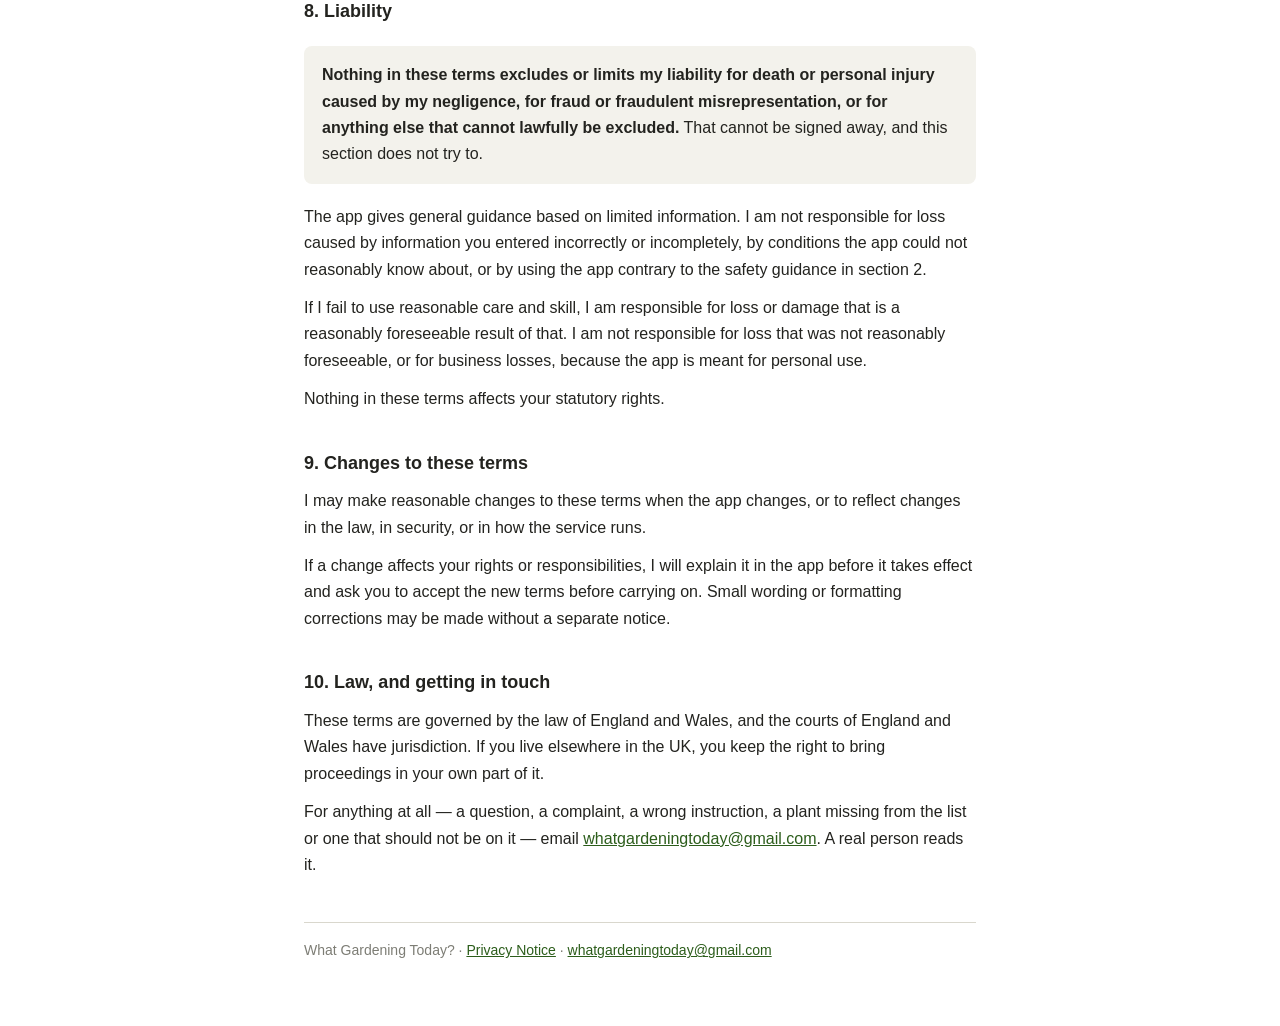
<file: terms.html>
<!DOCTYPE html>
<html lang="en-GB">
<head>
<meta charset="utf-8">
<meta name="viewport" content="width=device-width, initial-scale=1">
<title>Terms of Use — What Gardening Today?</title>
<style>
  :root { --ink:#23231f; --ink-2:#56564f; --ink-3:#7d7d75; --rule:#d9d7cd; --paper:#fff; --note:#f3f2ec;
          --warn-bg:#faeeda; --warn-ink:#633806; }
  * { box-sizing:border-box; }
  body { margin:0 auto; padding:32px 24px 64px; max-width:720px; background:var(--paper);
         color:var(--ink); font-family:-apple-system,BlinkMacSystemFont,"Segoe UI",Helvetica,Arial,sans-serif;
         font-size:16px; line-height:1.65; }
  h1 { font-size:24px; font-weight:600; margin:0 0 6px; }
  h2 { font-size:18px; font-weight:600; margin:36px 0 10px; }
  p, li { margin:0 0 12px; }
  ul { padding-left:22px; }
  .meta { color:var(--ink-3); font-size:14px; margin:0 0 28px; }
  .lead { font-size:17px; color:var(--ink-2); }
  a { color:#2c5d1b; }
  .box { background:var(--note); border-radius:8px; padding:16px 18px; margin:20px 0; }
  .warn { background:var(--warn-bg); color:var(--warn-ink); border-radius:8px; padding:16px 18px; margin:20px 0; }
  .box p:last-child, .warn p:last-child, .warn ul:last-child { margin-bottom:0; }
  footer { margin-top:44px; padding-top:16px; border-top:1px solid var(--rule);
           font-size:14px; color:var(--ink-3); }
</style>
</head>
<body>

<h1>Terms of Use</h1>
<p class="meta">What Gardening Today? · Last updated 10 October 2026</p>

<p class="lead">By using this app you agree to what follows. It is short, and the important part
is section 2.</p>

<h2>1. What this is</h2>

<p>What Gardening Today? is a free web app that suggests gardening jobs for the plants, tools and
structures you tell it you have, adjusted for the time of year and the weather where your garden
is. It is run by <strong>Dan Birchwood</strong>, an individual in the United Kingdom, as a
personal project rather than a business.</p>

<p>It is written for gardens in the United Kingdom. The growing calendar, the weather rules and
the plant list are all UK-specific, and the advice will not be right anywhere else.</p>

<div class="warn">
<h2 style="margin-top:0">2. It is guidance, not professional advice</h2>

<p><strong>This matters more than anything else here, so it is not buried in a list.</strong></p>

<p>The app gives general gardening guidance. It is not professional horticultural,
arboricultural, agricultural, veterinary or medical advice, and it is not a substitute for any of
those.</p>

<p>The app does not know your garden. It knows what you have typed into it. It cannot see the
condition of a tree, the state of a wall, how heavy a job is, whether a plant is diseased, whether
something near it is poisonous, or whether you are able to do safely what it suggests.
<strong>You are the one who can see the garden, and the final judgement is always yours.</strong></p>

<p>In particular, please use your own judgement about:</p>

<ul>
  <li><strong>Anything involving height, ladders, power tools or sharp tools.</strong> If a job
      looks beyond you, it is — get somebody in.</li>
  <li><strong>Trees and large structures.</strong> Work on mature trees, walls and roofs may need
      a qualified person. Before working on a tree, check whether it is covered by a Tree
      Preservation Order or stands in a conservation area — either may mean you need your council's
      consent or must give them notice first. Check any restrictions from your landlord too.</li>
  <li><strong>Identifying a plant from a photo.</strong> Where it is available, Identify from photo
      suggests what a plant might be. The suggestion can be wrong, especially for plants that look
      alike, so check it before acting on it. Never use it to decide whether a plant is safe to
      eat or touch, or safe near children or animals.</li>
  <li><strong>Anything that might be eaten.</strong> Never eat a plant, fruit, seed, berry or
      fungus on the strength of this app. Many common garden plants are toxic to people, and
      others are toxic to cats, dogs and horses.</li>
  <li><strong>Pesticides and weedkillers.</strong> Use only a product authorised for home garden
      use, and for the job in question, and follow its label exactly. For other products, follow
      the manufacturer's instructions. Keep them away from children and animals.</li>
  <li><strong>Wildlife, hedges and nests.</strong> Before cutting a hedge or working on a tree,
      check for active birds' nests and for protected animals such as bats. A nest is protected
      whenever it is in use or being built — this does not depend on a fixed season, so checking
      matters at any time of year.</li>
  <li><strong>Invasive plants.</strong> Do not plant a controlled invasive species or allow one to
      spread into the wild, and check the official guidance before cutting, moving or disposing of
      one — disposal in particular is regulated.</li>
  <li><strong>Local restrictions.</strong> Protected trees, wildlife rules, hosepipe and water-use
      bans and some hedgerow rules vary by place, and differ across England, Scotland, Wales and
      Northern Ireland. The app does not know which apply to your garden.</li>
</ul>

<p>If anything the app suggests seems wrong, unsafe, or does not match what you can see in front
of you, <strong>trust the garden and not the app</strong> — and please tell me, so I can fix it.</p>
</div>

<h2>3. What I try to do, and what I cannot promise</h2>

<p>The gardening content is written with care, and is reviewed when it changes or when somebody
reports a problem. Even so, it is general advice applied to a garden I have never seen, and it may
be wrong, out of date, or unsuitable for your particular case. The weather comes from a
third-party service and may be inaccurate or unavailable.</p>

<p>The app is provided as it is. I do not promise that it will always be available, that it will
be free of faults, or that it will continue to exist. It is a personal project: it may change, and
it may one day stop. If I intend to stop it, I will give you what warning I reasonably can, so you
have a chance to note down anything you want to keep.</p>

<p>Please keep your own record of anything that would matter to lose.</p>

<h2>4. Your account</h2>

<ul>
  <li>You sign in with a Google account. Keeping that account secure is your responsibility.</li>
  <li>An account is for one person. Please do not share your sign-in.</li>
  <li>You must be 18 or over to create an account.</li>
  <li>You can delete your account at any time from Settings. It is immediate and cannot be undone
      through the app — see the <a href="privacy.html">Privacy Notice</a> for exactly what
      goes.</li>
  <li>I may suspend or remove an account that is being used to attack the service, to abuse
      others, or in breach of these terms. For anything short of that I would rather email you
      first.</li>
</ul>

<h2>5. Using it sensibly</h2>

<p>Please do not attempt to break into, overload, scrape or disrupt the service, or use it to
store or send anything unlawful. Beyond that there is no hidden restriction — you are welcome to
use the app for what it is for, as often as you like.</p>

<h2>6. Who owns what</h2>

<p>The original wording, design, code and arrangement of the gardening content are mine, and are
protected by copyright and database rights. That does not give me ownership of gardening facts or
common knowledge — nobody owns those. Please do not copy substantial parts of the app, or
republish its content as your own. You are entirely welcome to follow it in your garden, tell
people about it, and quote a bit of it with a link back.</p>

<p>What you put into the app — your gardens, your plants, the names you give them — remains yours.
You give me permission to store, process and display it only as far as is needed to run the app
for you, including showing a shared garden to the people you have shared it with.</p>

<p id="uploaded-photos"><strong>Photos you upload remain yours.</strong> Only upload, or ask the
app to identify, a photo you took or have permission to use here. The permission above covers
resizing, storing and displaying photos as needed to provide photos of garden items and of your own
jobs in the app, and sending a
photo you choose to identify to the plant identification service so it can suggest what the plant
is. Photo processing, storage, identification and removal are explained in the
<a href="privacy.html">Privacy Notice</a>.</p>

<h2>7. Feedback</h2>

<p>If you send feedback or suggest an improvement, I may act on it and build it, without owing you
anything for it. I mention this only so the position is clear; it is not an attempt to take
anything from you, and nothing you send is used for any other purpose. What is sent along with
your message is set out in the <a href="privacy.html">Privacy Notice</a>.</p>

<h2>8. Liability</h2>

<div class="box">
<p><strong>Nothing in these terms excludes or limits my liability for death or personal injury
caused by my negligence, for fraud or fraudulent misrepresentation, or for anything else that
cannot lawfully be excluded.</strong> That cannot be signed away, and this section does not try
to.</p>
</div>

<p>The app gives general guidance based on limited information. I am not responsible for loss
caused by information you entered incorrectly or incompletely, by conditions the app could not
reasonably know about, or by using the app contrary to the safety guidance in section 2.</p>

<p>If I fail to use reasonable care and skill, I am responsible for loss or damage that is a
reasonably foreseeable result of that. I am not responsible for loss that was not reasonably
foreseeable, or for business losses, because the app is meant for personal use.</p>

<p>Nothing in these terms affects your statutory rights.</p>

<h2>9. Changes to these terms</h2>

<p>I may make reasonable changes to these terms when the app changes, or to reflect changes in the
law, in security, or in how the service runs.</p>

<p>If a change affects your rights or responsibilities, I will explain it in the app before it
takes effect and ask you to accept the new terms before carrying on. Small wording or formatting
corrections may be made without a separate notice.</p>

<h2>10. Law, and getting in touch</h2>

<p>These terms are governed by the law of England and Wales, and the courts of England and Wales
have jurisdiction. If you live elsewhere in the UK, you keep the right to bring proceedings in
your own part of it.</p>

<p>For anything at all — a question, a complaint, a wrong instruction, a plant missing from the
list or one that should not be on it — email
<a href="mailto:whatgardeningtoday@gmail.com">whatgardeningtoday@gmail.com</a>. A real person
reads it.</p>

<footer>
What Gardening Today? · <a href="privacy.html">Privacy Notice</a> ·
<a href="mailto:whatgardeningtoday@gmail.com">whatgardeningtoday@gmail.com</a>
</footer>

</body>
</html>
</file>
